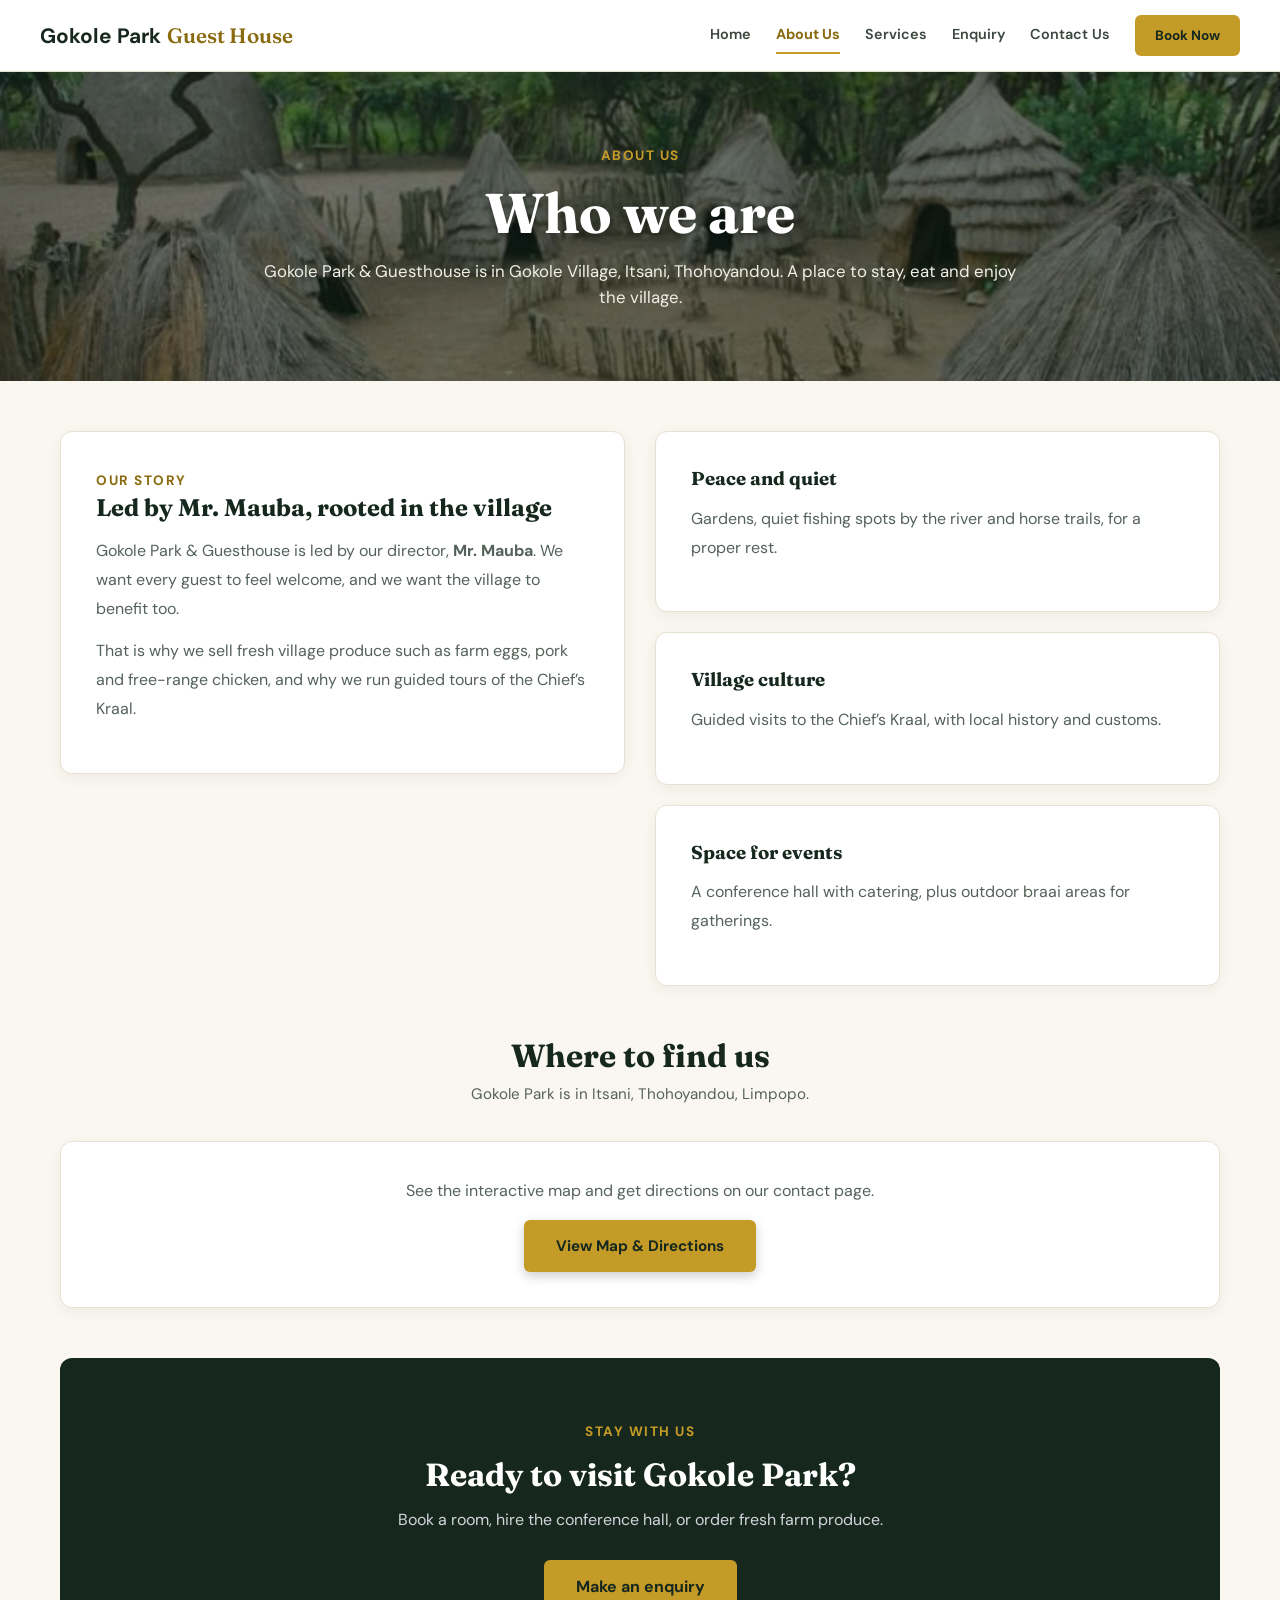
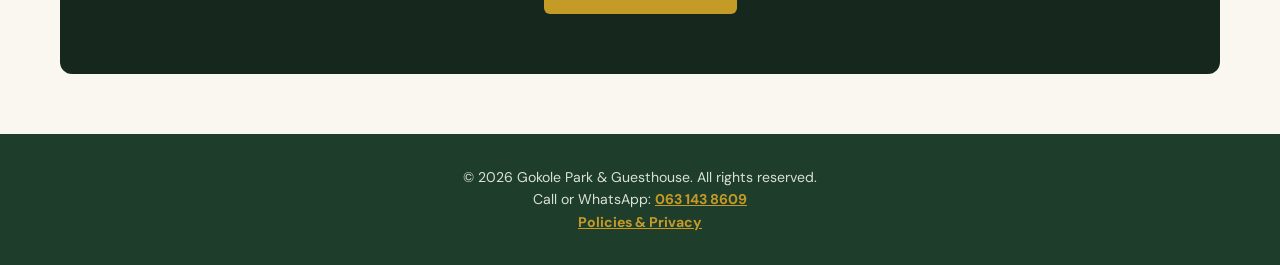
<file: about.html>
<!DOCTYPE html>
<html lang="en">
<head>
    <meta charset="UTF-8">
    <meta name="viewport" content="width=device-width, initial-scale=1.0">
    <title>About Us | Gokole Park &amp; Guesthouse, Limpopo</title>
    <meta name="description" content="Learn about Gokole Park &amp; Guesthouse in Limpopo: our story under Mr. Mauba, our community roots, Chief's Kraal tours, fresh farm produce and conference facilities.">
    <meta name="keywords" content="about Gokole Park, Mr. Mauba, guesthouse story, Gokole Village, Chief's Kraal, Limpopo hospitality, Thohoyandou">
    <meta name="author" content="Gokole Park &amp; Guesthouse">
    <link rel="stylesheet" href="style.css">
    <script src="script.js" defer></script>
</head>
<body>
    <a href="#main" class="skip-link">Skip to main content</a>

    <!-- NAVIGATION -->
    <header class="navbar">
        <a href="index.html" class="logo">
            <span class="logo-bold">Gokole Park</span>
            <span class="logo-elegant">Guest House</span>
        </a>

        <button class="nav-toggle" type="button" aria-label="Open menu" aria-controls="site-nav" aria-expanded="false">&#9776;</button>

        <nav class="site-nav" id="site-nav" aria-label="Main navigation">
            <ul class="nav-links">
                <li><a href="index.html">Home</a></li>
                <li><a href="about.html" class="active" aria-current="page">About Us</a></li>
                <li><a href="services.html">Services</a></li>
                <li><a href="enquiry.html">Enquiry</a></li>
                <li><a href="contact.html">Contact Us</a></li>
            </ul>
            <a href="enquiry.html" class="nav-book-btn">Book Now</a>
        </nav>
    </header>

    <main id="main">

        <!-- PAGE BANNER -->
        <section class="page-banner page-banner--about">
            <div class="page-banner-content">
                <span class="sub-title">About us</span>
                <h1>Who we are</h1>
                <p>Gokole Park &amp; Guesthouse is in Gokole Village, Itsani, Thohoyandou. A place to stay, eat and enjoy the village.</p>
            </div>
        </section>

        <!-- STORY AND PILLARS -->
        <section class="showcase-container" aria-labelledby="story-heading">
            <div class="panel-grid">

                <div class="panel">
                    <span class="sub-title">Our story</span>
                    <h2 id="story-heading">Led by Mr. Mauba, rooted in the village</h2>
                    <p>
                        Gokole Park &amp; Guesthouse is led by our director, <strong>Mr. Mauba</strong>. We want every guest to feel welcome, and we want the village to benefit too.
                    </p>
                    <p>
                        That is why we sell fresh village produce such as farm eggs, pork and free-range chicken, and why we run guided tours of the Chief&rsquo;s Kraal.
                    </p>
                </div>

                <div class="stack">
                    <div class="panel">
                        <h3>Peace and quiet</h3>
                        <p>Gardens, quiet fishing spots by the river and horse trails, for a proper rest.</p>
                    </div>

                    <div class="panel">
                        <h3>Village culture</h3>
                        <p>Guided visits to the Chief&rsquo;s Kraal, with local history and customs.</p>
                    </div>

                    <div class="panel">
                        <h3>Space for events</h3>
                        <p>A conference hall with catering, plus outdoor braai areas for gatherings.</p>
                    </div>
                </div>

            </div>
        </section>

        <!-- LOCATION -->
        <section class="showcase-container" aria-labelledby="find-heading">
            <div class="section-title">
                <h2 id="find-heading">Where to find us</h2>
                <p>Gokole Park is in Itsani, Thohoyandou, Limpopo.</p>
            </div>

            <div class="panel map-actions">
                <p>See the interactive map and get directions on our contact page.</p>
                <a href="contact.html#map" class="hero-btn">View Map &amp; Directions</a>
            </div>
        </section>

        <!-- CALL TO ACTION -->
        <section class="showcase-container">
            <div class="launch-card">
                <span class="launch-tag">Stay with us</span>
                <h2>Ready to visit Gokole Park?</h2>
                <p>Book a room, hire the conference hall, or order fresh farm produce.</p>
                <a href="enquiry.html" class="launch-btn">Make an enquiry</a>
            </div>
        </section>

    </main>

    <!-- FOOTER -->
    <footer class="site-footer">
        <p>&copy; 2026 Gokole Park &amp; Guesthouse. All rights reserved.</p>
        <p>Call or WhatsApp: <a href="tel:+27631438609">063 143 8609</a></p>
        <p><a href="policies.html">Policies &amp; Privacy</a></p>
    </footer>

</body>
</html>
</file>
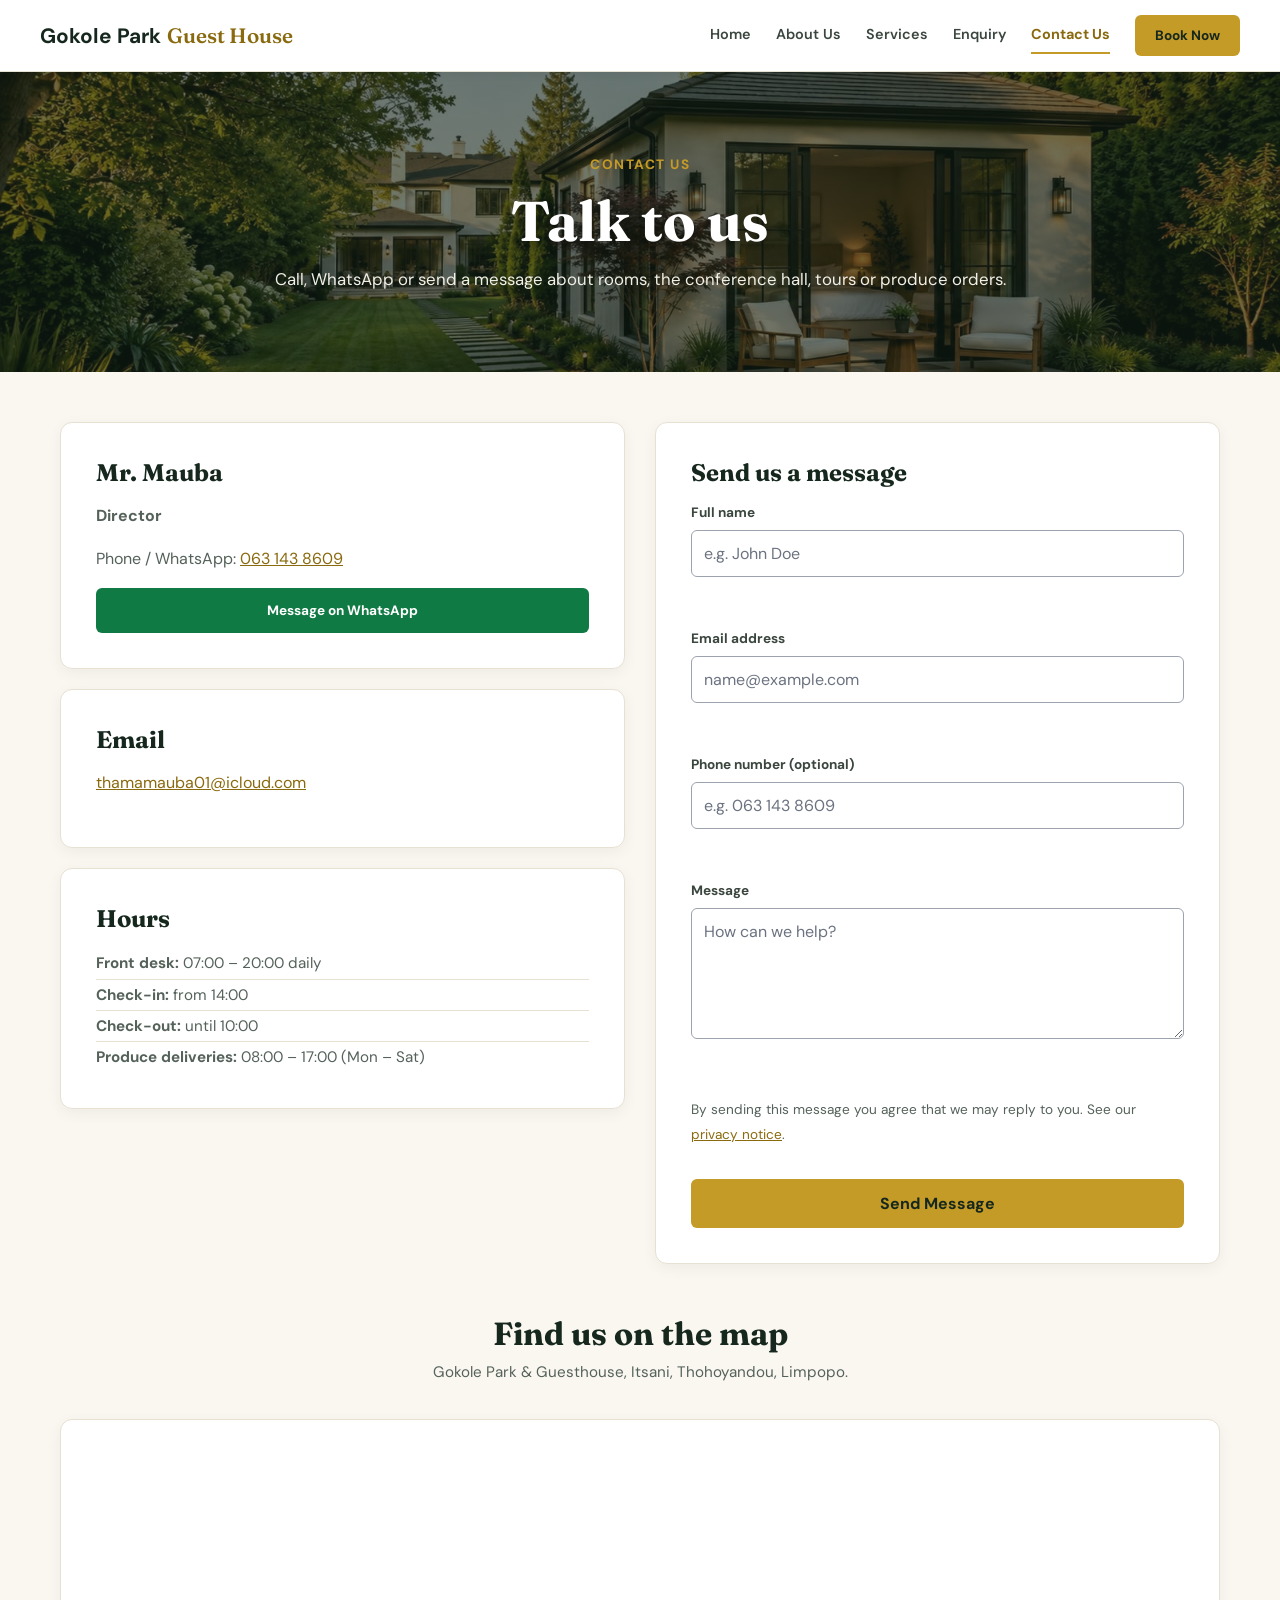
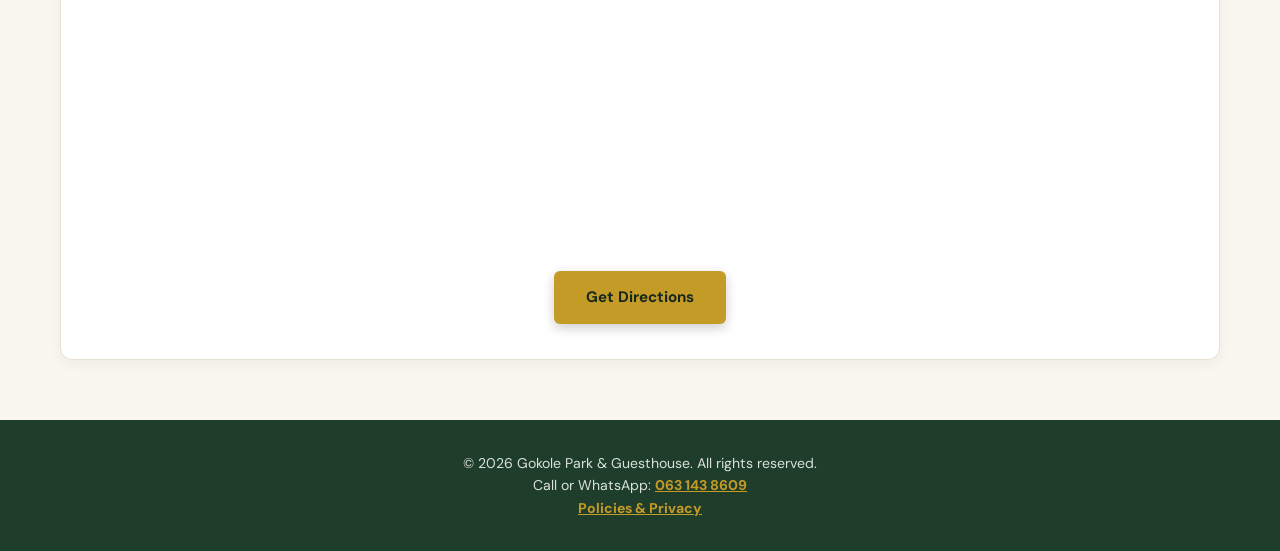
<file: contact.html>
<!DOCTYPE html>
<html lang="en">
<head>
    <meta charset="UTF-8">
    <meta name="viewport" content="width=device-width, initial-scale=1.0">
    <title>Contact Us | Gokole Park &amp; Guesthouse, Thohoyandou</title>
    <meta name="description" content="Contact Gokole Park &amp; Guesthouse in Itsani, Thohoyandou. Call or WhatsApp 063 143 8609, send us a message, check our hours, and get map directions.">
    <meta name="keywords" content="contact Gokole Park, guesthouse phone, WhatsApp booking, Itsani, Thohoyandou, Limpopo, directions, Mr. Mauba">
    <meta name="author" content="Gokole Park &amp; Guesthouse">
    <link rel="stylesheet" href="style.css">
    <script src="script.js" defer></script>
</head>
<body>
    <a href="#main" class="skip-link">Skip to main content</a>

    <!-- NAVIGATION -->
    <header class="navbar">
        <a href="index.html" class="logo">
            <span class="logo-bold">Gokole Park</span>
            <span class="logo-elegant">Guest House</span>
        </a>

        <button class="nav-toggle" type="button" aria-label="Open menu" aria-controls="site-nav" aria-expanded="false">&#9776;</button>

        <nav class="site-nav" id="site-nav" aria-label="Main navigation">
            <ul class="nav-links">
                <li><a href="index.html">Home</a></li>
                <li><a href="about.html">About Us</a></li>
                <li><a href="services.html">Services</a></li>
                <li><a href="enquiry.html">Enquiry</a></li>
                <li><a href="contact.html" class="active" aria-current="page">Contact Us</a></li>
            </ul>
            <a href="enquiry.html" class="nav-book-btn">Book Now</a>
        </nav>
    </header>

    <main id="main">

        <!-- PAGE BANNER -->
        <section class="page-banner page-banner--contact">
            <div class="page-banner-content">
                <span class="sub-title">Contact us</span>
                <h1>Talk to us</h1>
                <p>Call, WhatsApp or send a message about rooms, the conference hall, tours or produce orders.</p>
            </div>
        </section>

        <!-- DETAILS AND FORM -->
        <section class="showcase-container" aria-label="Contact details and message form">
            <div class="panel-grid">

                <!-- Contact details -->
                <div class="stack">
                    <div class="panel">
                        <h2>Mr. Mauba</h2>
                        <p><strong>Director</strong></p>
                        <p>Phone / WhatsApp: <a href="tel:+27631438609">063 143 8609</a></p>
                        <a href="https://wa.me/27631438609?text=Hi%20Mr.%20Mauba,%20I%20have%20an%20enquiry%20about%20Gokole%20Park." class="card-btn whatsapp" target="_blank" rel="noopener">Message on WhatsApp</a>
                    </div>

                    <div class="panel">
                        <h2>Email</h2>
                        <p><a href="mailto:thamamauba01@icloud.com">thamamauba01@icloud.com</a></p>
                    </div>

                    <div class="panel">
                        <h2>Hours</h2>
                        <ul class="info-list">
                            <li><strong>Front desk:</strong> 07:00 &ndash; 20:00 daily</li>
                            <li><strong>Check-in:</strong> from 14:00</li>
                            <li><strong>Check-out:</strong> until 10:00</li>
                            <li><strong>Produce deliveries:</strong> 08:00 &ndash; 17:00 (Mon &ndash; Sat)</li>
                        </ul>
                    </div>
                </div>

                <!-- Contact form -->
                <div class="panel">
                    <h2>Send us a message</h2>
                    <form class="form" id="contact-form" name="contact" method="POST" data-netlify="true" netlify-honeypot="bot-field" novalidate>
                        <input type="hidden" name="form-name" value="contact">

                        <div class="form-group">
                            <label for="contact-name">Full name</label>
                            <input type="text" id="contact-name" name="name" placeholder="e.g. John Doe" autocomplete="name" required minlength="2" aria-describedby="contact-name-error">
                            <p class="error-message" id="contact-name-error"></p>
                        </div>

                        <div class="form-group">
                            <label for="contact-email">Email address</label>
                            <input type="email" id="contact-email" name="email" placeholder="name@example.com" autocomplete="email" required aria-describedby="contact-email-error">
                            <p class="error-message" id="contact-email-error"></p>
                        </div>

                        <div class="form-group">
                            <label for="contact-phone">Phone number (optional)</label>
                            <input type="tel" id="contact-phone" name="phone" placeholder="e.g. 063 143 8609" autocomplete="tel" pattern="[0-9 +()\-]{10,15}" aria-describedby="contact-phone-error">
                            <p class="error-message" id="contact-phone-error"></p>
                        </div>

                        <div class="form-group">
                            <label for="contact-message">Message</label>
                            <textarea id="contact-message" name="message" rows="5" placeholder="How can we help?" required minlength="10" aria-describedby="contact-message-error"></textarea>
                            <p class="error-message" id="contact-message-error"></p>
                        </div>

                        <!-- Spam trap: real visitors never see or fill this -->
                        <p hidden><label>Leave this empty: <input type="text" name="bot-field" tabindex="-1" autocomplete="off"></label></p>

                        <p class="form-note">By sending this message you agree that we may reply to you. See our <a href="policies.html#privacy">privacy notice</a>.</p>

                        <p class="form-status" id="contact-status" role="status" aria-live="polite"></p>

                        <button type="submit" class="form-btn">Send Message</button>
                    </form>
                </div>

            </div>
        </section>

        <!-- MAP -->
        <section class="showcase-container" id="map" aria-labelledby="map-heading">
            <div class="section-title">
                <h2 id="map-heading">Find us on the map</h2>
                <p>Gokole Park &amp; Guesthouse, Itsani, Thohoyandou, Limpopo.</p>
            </div>

            <div class="panel">
                <div class="map-frame">
                    <iframe
                        title="Map showing the location of Gokole Park and Guesthouse in Itsani, Thohoyandou"
                        src="https://www.google.com/maps?q=-23.01148,30.40469&amp;z=15&amp;output=embed"
                        loading="lazy"
                        allowfullscreen
                        referrerpolicy="no-referrer-when-downgrade"></iframe>
                </div>
                <div class="map-actions">
                    <a href="https://www.google.com/maps/dir/?api=1&amp;destination=-23.01148,30.40469" class="hero-btn" target="_blank" rel="noopener">Get Directions</a>
                </div>
            </div>
        </section>

    </main>

    <!-- FOOTER -->
    <footer class="site-footer">
        <p>&copy; 2026 Gokole Park &amp; Guesthouse. All rights reserved.</p>
        <p>Call or WhatsApp: <a href="tel:+27631438609">063 143 8609</a></p>
        <p><a href="policies.html">Policies &amp; Privacy</a></p>
    </footer>

</body>
</html>
</file>
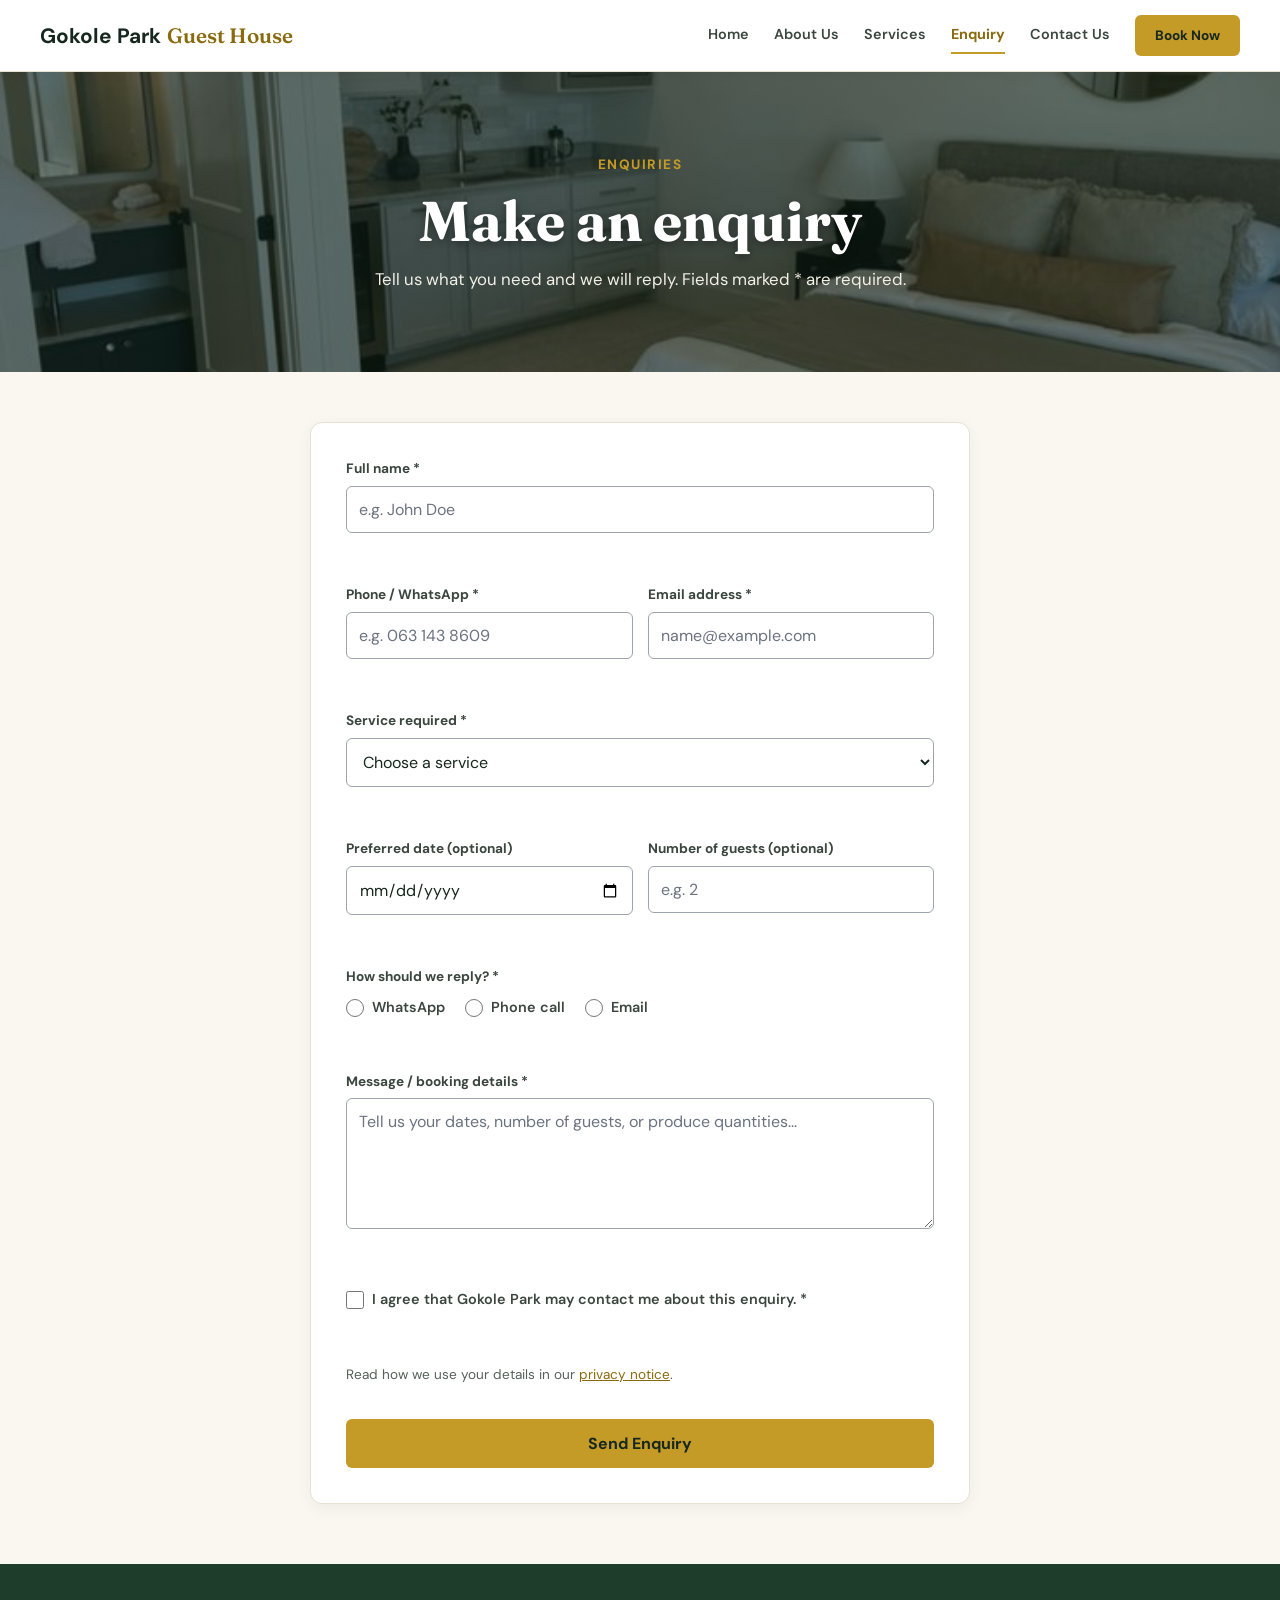
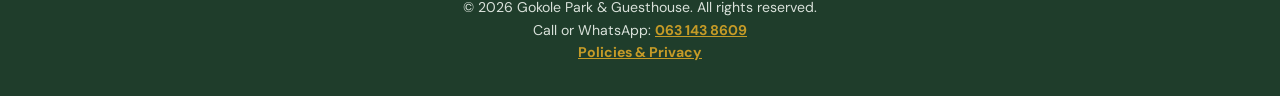
<file: enquiry.html>
<!DOCTYPE html>
<html lang="en">
<head>
    <meta charset="UTF-8">
    <meta name="viewport" content="width=device-width, initial-scale=1.0">
    <title>Make an Enquiry | Gokole Park &amp; Guesthouse</title>
    <meta name="description" content="Send an enquiry to Gokole Park &amp; Guesthouse to book a room, hire the conference hall, arrange a village tour, or order fresh farm produce in Limpopo.">
    <meta name="keywords" content="guesthouse booking, room reservation, conference hall booking, tour booking, farm produce order, enquiry form, Gokole Park, Limpopo">
    <meta name="author" content="Gokole Park &amp; Guesthouse">
    <link rel="stylesheet" href="style.css">
    <script src="script.js" defer></script>
</head>
<body>
    <a href="#main" class="skip-link">Skip to main content</a>

    <!-- NAVIGATION -->
    <header class="navbar">
        <a href="index.html" class="logo">
            <span class="logo-bold">Gokole Park</span>
            <span class="logo-elegant">Guest House</span>
        </a>

        <button class="nav-toggle" type="button" aria-label="Open menu" aria-controls="site-nav" aria-expanded="false">&#9776;</button>

        <nav class="site-nav" id="site-nav" aria-label="Main navigation">
            <ul class="nav-links">
                <li><a href="index.html">Home</a></li>
                <li><a href="about.html">About Us</a></li>
                <li><a href="services.html">Services</a></li>
                <li><a href="enquiry.html" class="active" aria-current="page">Enquiry</a></li>
                <li><a href="contact.html">Contact Us</a></li>
            </ul>
            <a href="enquiry.html" class="nav-book-btn">Book Now</a>
        </nav>
    </header>

    <main id="main">

        <!-- PAGE BANNER -->
        <section class="page-banner page-banner--enquiry">
            <div class="page-banner-content">
                <span class="sub-title">Enquiries</span>
                <h1>Make an enquiry</h1>
                <p>Tell us what you need and we will reply. Fields marked * are required.</p>
            </div>
        </section>

        <!-- ENQUIRY FORM -->
        <section class="showcase-container form-container" aria-label="Enquiry form">
            <div class="panel">
                <form class="form" id="enquiry-form" name="enquiry" method="POST" data-netlify="true" netlify-honeypot="bot-field" novalidate>
                    <input type="hidden" name="form-name" value="enquiry">

                    <div class="form-group">
                        <label for="enquiry-name">Full name *</label>
                        <input type="text" id="enquiry-name" name="name" placeholder="e.g. John Doe" autocomplete="name" required minlength="2" aria-describedby="enquiry-name-error">
                        <p class="error-message" id="enquiry-name-error"></p>
                    </div>

                    <div class="form-row">
                        <div class="form-group">
                            <label for="enquiry-phone">Phone / WhatsApp *</label>
                            <input type="tel" id="enquiry-phone" name="phone" placeholder="e.g. 063 143 8609" autocomplete="tel" required pattern="[0-9 +()\-]{10,15}" aria-describedby="enquiry-phone-error">
                            <p class="error-message" id="enquiry-phone-error"></p>
                        </div>

                        <div class="form-group">
                            <label for="enquiry-email">Email address *</label>
                            <input type="email" id="enquiry-email" name="email" placeholder="name@example.com" autocomplete="email" required aria-describedby="enquiry-email-error">
                            <p class="error-message" id="enquiry-email-error"></p>
                        </div>
                    </div>

                    <div class="form-group">
                        <label for="enquiry-service">Service required *</label>
                        <select id="enquiry-service" name="service" required aria-describedby="enquiry-service-error">
                            <option value="">Choose a service</option>
                            <option>Room accommodation</option>
                            <option>Farm produce order (eggs, pork, chicken)</option>
                            <option>Conference hall booking</option>
                            <option>Chief&rsquo;s Kraal / village tour</option>
                            <option>Horse riding / fishing</option>
                            <option>General enquiry</option>
                        </select>
                        <p class="error-message" id="enquiry-service-error"></p>
                    </div>

                    <div class="form-row">
                        <div class="form-group">
                            <label for="enquiry-date">Preferred date (optional)</label>
                            <input type="date" id="enquiry-date" name="preferred_date" aria-describedby="enquiry-date-error">
                            <p class="error-message" id="enquiry-date-error"></p>
                        </div>

                        <div class="form-group">
                            <label for="enquiry-guests">Number of guests (optional)</label>
                            <input type="number" id="enquiry-guests" name="guests" min="1" max="200" placeholder="e.g. 2" aria-describedby="enquiry-guests-error">
                            <p class="error-message" id="enquiry-guests-error"></p>
                        </div>
                    </div>

                    <fieldset class="form-fieldset form-group" aria-describedby="enquiry-method-error">
                        <legend>How should we reply? *</legend>
                        <div class="form-options">
                            <label><input type="radio" name="contact_method" value="WhatsApp" required> WhatsApp</label>
                            <label><input type="radio" name="contact_method" value="Phone call"> Phone call</label>
                            <label><input type="radio" name="contact_method" value="Email"> Email</label>
                        </div>
                        <p class="error-message" id="enquiry-method-error"></p>
                    </fieldset>

                    <div class="form-group">
                        <label for="enquiry-message">Message / booking details *</label>
                        <textarea id="enquiry-message" name="message" rows="5" placeholder="Tell us your dates, number of guests, or produce quantities..." required minlength="10" aria-describedby="enquiry-message-error"></textarea>
                        <p class="error-message" id="enquiry-message-error"></p>
                    </div>

                    <div class="form-group form-check">
                        <label><input type="checkbox" id="enquiry-consent" name="consent" value="yes" required aria-describedby="enquiry-consent-error"> I agree that Gokole Park may contact me about this enquiry. *</label>
                        <p class="error-message" id="enquiry-consent-error"></p>
                    </div>

                    <p class="form-note">Read how we use your details in our <a href="policies.html#privacy">privacy notice</a>.</p>

                    <!-- Spam trap: real visitors never see or fill this -->
                    <p hidden><label>Leave this empty: <input type="text" name="bot-field" tabindex="-1" autocomplete="off"></label></p>

                    <p class="form-status" id="enquiry-status" role="status" aria-live="polite"></p>

                    <button type="submit" class="form-btn">Send Enquiry</button>
                </form>
            </div>
        </section>

    </main>

    <!-- FOOTER -->
    <footer class="site-footer">
        <p>&copy; 2026 Gokole Park &amp; Guesthouse. All rights reserved.</p>
        <p>Call or WhatsApp: <a href="tel:+27631438609">063 143 8609</a></p>
        <p><a href="policies.html">Policies &amp; Privacy</a></p>
    </footer>

</body>
</html>
</file>
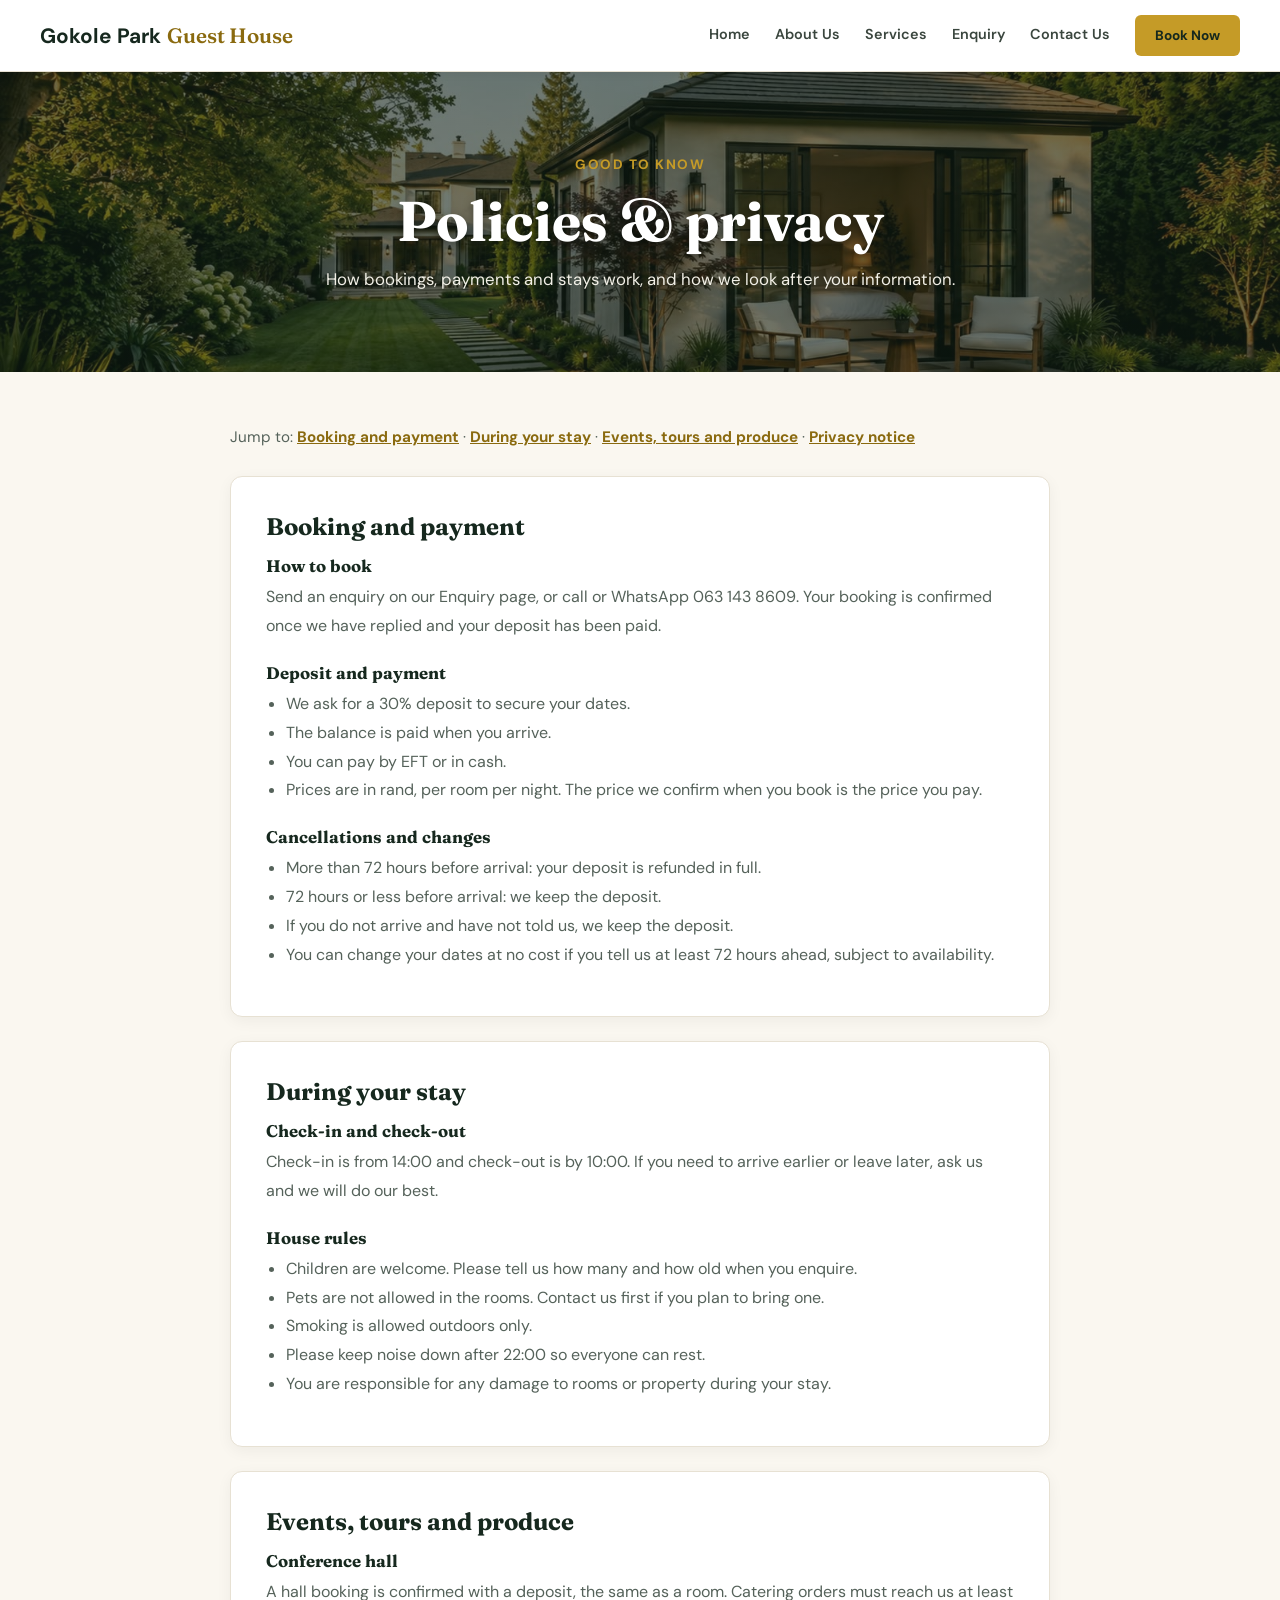
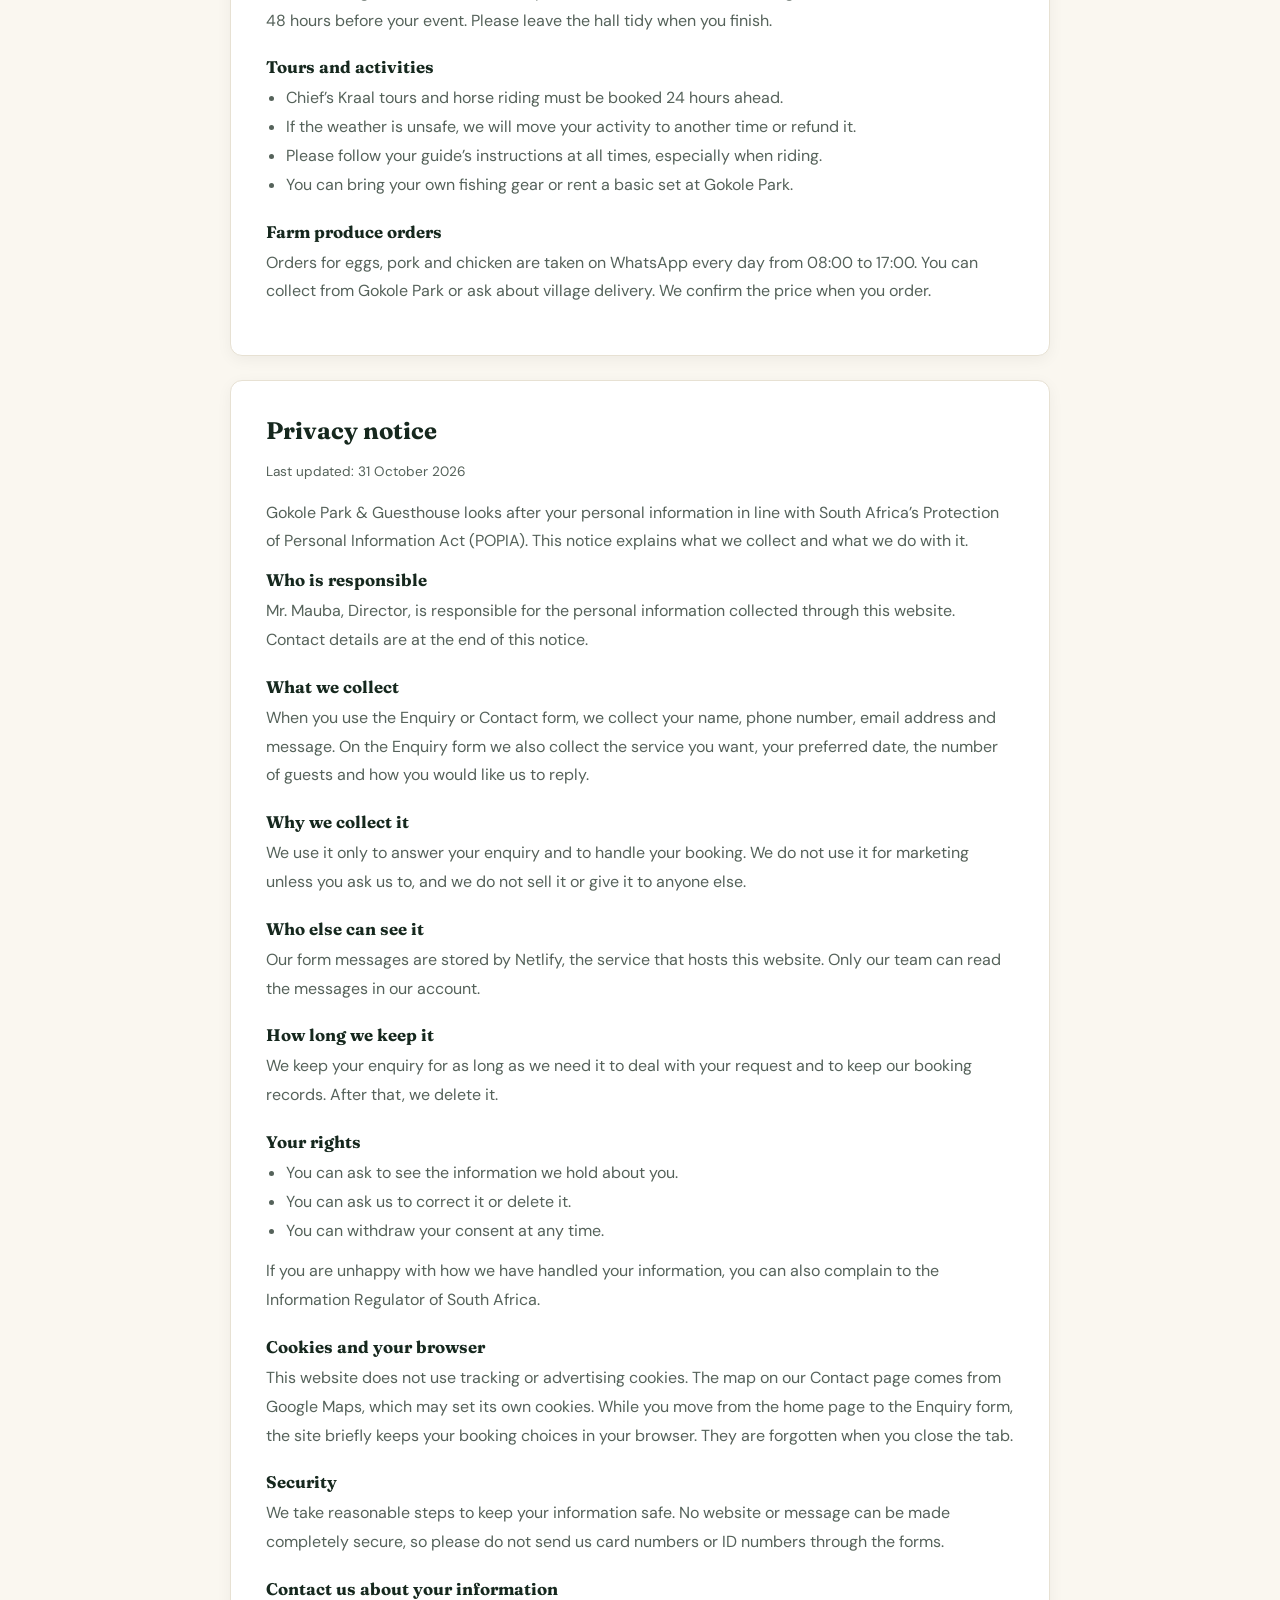
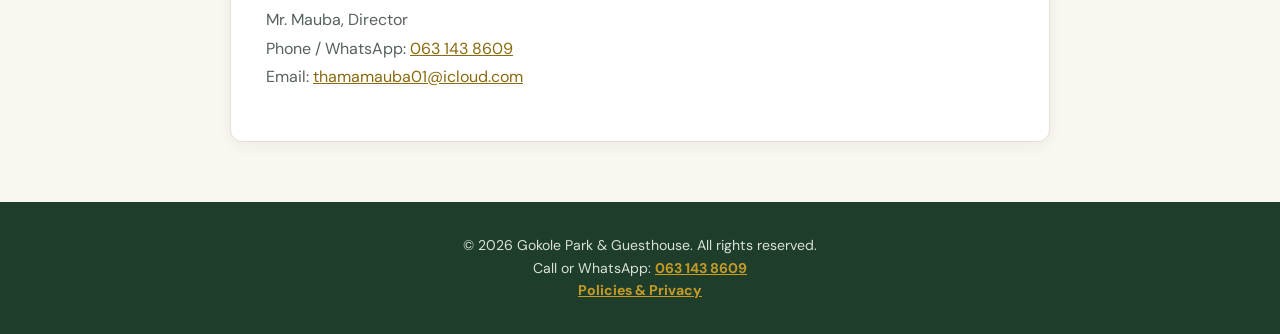
<file: policies.html>
<!DOCTYPE html>
<html lang="en">
<head>
    <meta charset="UTF-8">
    <meta name="viewport" content="width=device-width, initial-scale=1.0">
    <title>Policies &amp; Privacy | Gokole Park &amp; Guesthouse</title>
    <meta name="description" content="Booking, payment, cancellation and house policies for Gokole Park &amp; Guesthouse, plus our privacy notice explaining how we handle your personal information.">
    <meta name="keywords" content="guesthouse policies, cancellation policy, booking terms, check-in time, privacy notice, POPIA, Gokole Park">
    <meta name="author" content="Gokole Park &amp; Guesthouse">
    <link rel="stylesheet" href="style.css">
    <script src="script.js" defer></script>
</head>
<body>
    <a href="#main" class="skip-link">Skip to main content</a>

    <!-- NAVIGATION -->
    <header class="navbar">
        <a href="index.html" class="logo">
            <span class="logo-bold">Gokole Park</span>
            <span class="logo-elegant">Guest House</span>
        </a>

        <button class="nav-toggle" type="button" aria-label="Open menu" aria-controls="site-nav" aria-expanded="false">&#9776;</button>

        <nav class="site-nav" id="site-nav" aria-label="Main navigation">
            <ul class="nav-links">
                <li><a href="index.html">Home</a></li>
                <li><a href="about.html">About Us</a></li>
                <li><a href="services.html">Services</a></li>
                <li><a href="enquiry.html">Enquiry</a></li>
                <li><a href="contact.html">Contact Us</a></li>
            </ul>
            <a href="enquiry.html" class="nav-book-btn">Book Now</a>
        </nav>
    </header>

    <main id="main">

        <!-- PAGE BANNER -->
        <section class="page-banner page-banner--policies">
            <div class="page-banner-content">
                <span class="sub-title">Good to know</span>
                <h1>Policies &amp; privacy</h1>
                <p>How bookings, payments and stays work, and how we look after your information.</p>
            </div>
        </section>

        <section class="showcase-container policy-wrap">

            <p class="policy-jump">Jump to:
                <a href="#booking">Booking and payment</a> &middot;
                <a href="#stay">During your stay</a> &middot;
                <a href="#activities">Events, tours and produce</a> &middot;
                <a href="#privacy">Privacy notice</a>
            </p>

            <!-- BOOKING AND PAYMENT -->
            <div class="panel policy" id="booking">
                <h2>Booking and payment</h2>

                <h3>How to book</h3>
                <p>Send an enquiry on our Enquiry page, or call or WhatsApp 063 143 8609. Your booking is confirmed once we have replied and your deposit has been paid.</p>

                <h3>Deposit and payment</h3>
                <ul class="policy-list">
                    <li>We ask for a 30% deposit to secure your dates.</li>
                    <li>The balance is paid when you arrive.</li>
                    <li>You can pay by EFT or in cash.</li>
                    <li>Prices are in rand, per room per night. The price we confirm when you book is the price you pay.</li>
                </ul>

                <h3>Cancellations and changes</h3>
                <ul class="policy-list">
                    <li>More than 72 hours before arrival: your deposit is refunded in full.</li>
                    <li>72 hours or less before arrival: we keep the deposit.</li>
                    <li>If you do not arrive and have not told us, we keep the deposit.</li>
                    <li>You can change your dates at no cost if you tell us at least 72 hours ahead, subject to availability.</li>
                </ul>
            </div>

            <!-- DURING YOUR STAY -->
            <div class="panel policy" id="stay">
                <h2>During your stay</h2>

                <h3>Check-in and check-out</h3>
                <p>Check-in is from 14:00 and check-out is by 10:00. If you need to arrive earlier or leave later, ask us and we will do our best.</p>

                <h3>House rules</h3>
                <ul class="policy-list">
                    <li>Children are welcome. Please tell us how many and how old when you enquire.</li>
                    <li>Pets are not allowed in the rooms. Contact us first if you plan to bring one.</li>
                    <li>Smoking is allowed outdoors only.</li>
                    <li>Please keep noise down after 22:00 so everyone can rest.</li>
                    <li>You are responsible for any damage to rooms or property during your stay.</li>
                </ul>
            </div>

            <!-- EVENTS, TOURS AND PRODUCE -->
            <div class="panel policy" id="activities">
                <h2>Events, tours and produce</h2>

                <h3>Conference hall</h3>
                <p>A hall booking is confirmed with a deposit, the same as a room. Catering orders must reach us at least 48 hours before your event. Please leave the hall tidy when you finish.</p>

                <h3>Tours and activities</h3>
                <ul class="policy-list">
                    <li>Chief&rsquo;s Kraal tours and horse riding must be booked 24 hours ahead.</li>
                    <li>If the weather is unsafe, we will move your activity to another time or refund it.</li>
                    <li>Please follow your guide&rsquo;s instructions at all times, especially when riding.</li>
                    <li>You can bring your own fishing gear or rent a basic set at Gokole Park.</li>
                </ul>

                <h3>Farm produce orders</h3>
                <p>Orders for eggs, pork and chicken are taken on WhatsApp every day from 08:00 to 17:00. You can collect from Gokole Park or ask about village delivery. We confirm the price when you order.</p>
            </div>

            <!-- PRIVACY NOTICE -->
            <div class="panel policy" id="privacy">
                <h2>Privacy notice</h2>
                <p class="updated">Last updated: 31 October 2026</p>
                <p>Gokole Park &amp; Guesthouse looks after your personal information in line with South Africa&rsquo;s Protection of Personal Information Act (POPIA). This notice explains what we collect and what we do with it.</p>

                <h3>Who is responsible</h3>
                <p>Mr. Mauba, Director, is responsible for the personal information collected through this website. Contact details are at the end of this notice.</p>

                <h3>What we collect</h3>
                <p>When you use the Enquiry or Contact form, we collect your name, phone number, email address and message. On the Enquiry form we also collect the service you want, your preferred date, the number of guests and how you would like us to reply.</p>

                <h3>Why we collect it</h3>
                <p>We use it only to answer your enquiry and to handle your booking. We do not use it for marketing unless you ask us to, and we do not sell it or give it to anyone else.</p>

                <h3>Who else can see it</h3>
                <p>Our form messages are stored by Netlify, the service that hosts this website. Only our team can read the messages in our account.</p>

                <h3>How long we keep it</h3>
                <p>We keep your enquiry for as long as we need it to deal with your request and to keep our booking records. After that, we delete it.</p>

                <h3>Your rights</h3>
                <ul class="policy-list">
                    <li>You can ask to see the information we hold about you.</li>
                    <li>You can ask us to correct it or delete it.</li>
                    <li>You can withdraw your consent at any time.</li>
                </ul>
                <p>If you are unhappy with how we have handled your information, you can also complain to the Information Regulator of South Africa.</p>

                <h3>Cookies and your browser</h3>
                <p>This website does not use tracking or advertising cookies. The map on our Contact page comes from Google Maps, which may set its own cookies. While you move from the home page to the Enquiry form, the site briefly keeps your booking choices in your browser. They are forgotten when you close the tab.</p>

                <h3>Security</h3>
                <p>We take reasonable steps to keep your information safe. No website or message can be made completely secure, so please do not send us card numbers or ID numbers through the forms.</p>

                <h3>Contact us about your information</h3>
                <p>
                    Mr. Mauba, Director<br>
                    Phone / WhatsApp: <a href="tel:+27631438609">063 143 8609</a><br>
                    Email: <a href="mailto:thamamauba01@icloud.com">thamamauba01@icloud.com</a>
                </p>
            </div>

        </section>

    </main>

    <!-- FOOTER -->
    <footer class="site-footer">
        <p>&copy; 2026 Gokole Park &amp; Guesthouse. All rights reserved.</p>
        <p>Call or WhatsApp: <a href="tel:+27631438609">063 143 8609</a></p>
        <p><a href="policies.html">Policies &amp; Privacy</a></p>
    </footer>

</body>
</html>
</file>
<file: style.css>
/* =====================================================
   GOKOLE PARK & GUESTHOUSE - SHARED STYLESHEET
   One file, used by every page.
   Sections:
   1. Design tokens (colours, fonts, sizes)
   2. Reset and base styles
   3. Navigation
   4. Buttons
   5. Hero and page intro
   6. Cards, grids and sections
   7. Panels, forms and map
   8. Interactive features (lightbox, filter, toast)
   9. Footer
   10. Media queries (tablet and mobile)
   ===================================================== */

@import url('https://fonts.googleapis.com/css2?family=DM+Sans:wght@400;500;700&family=Fraunces:opsz,wght@9..144,500;9..144,600&display=swap');

/* ---------- 1. DESIGN TOKENS ---------- */
:root {
    /* Colours */
    --gold: #c59b27;
    --gold-dark: #a8821f;
    --gold-text: #8a6a0f;      /* darker gold for text on light backgrounds (readable) */
    --green: #1f3d2b;          /* forest green for strips and footer */
    --ink: #16281e;
    --text: #3a463e;
    --muted: #55625a;
    --line: #e7e1d3;
    --bg: #faf7f0;
    --white: #ffffff;
    --whatsapp: #0f7a43;
    --error: #b91c1c;
    --success: #15803d;

    /* Fonts */
    --font-body: 'DM Sans', Arial, sans-serif;
    --font-display: 'Fraunces', Georgia, serif;

    /* Type scale (overridden in the media queries at the bottom) */
    --fs-h1: 3.5rem;
    --fs-h2: 2rem;
    --fs-h2-large: 2.4rem;
    --fs-h3: 1.1rem;
    --fs-body: 1rem;
    --fs-small: 0.88rem;

    /* Layout */
    --nav-height: 72px;
    --radius: 12px;
    --radius-small: 6px;
    --page-width: 1200px;
    --shadow: 0 4px 15px rgba(0, 0, 0, 0.05);
}

/* ---------- 2. RESET AND BASE ---------- */
*,
*::before,
*::after {
    box-sizing: border-box;
    margin: 0;
    padding: 0;
}

html {
    scroll-behavior: smooth;
    scroll-padding-top: var(--nav-height);
}

body {
    font-family: var(--font-body);
    font-size: var(--fs-body);
    line-height: 1.6;
    background-color: var(--bg);
    color: var(--ink);
    padding-top: var(--nav-height); /* space for the fixed navbar */
}

img {
    display: block;
    max-width: 100%;
    height: auto;
}

h1, h2, h3, h4 {
    line-height: 1.25;
    color: var(--ink);
}

a {
    color: var(--gold-text);
}

a:hover {
    color: var(--gold-dark);
}

/* Visible keyboard focus on everything clickable */
a:focus-visible,
button:focus-visible,
input:focus-visible,
select:focus-visible,
textarea:focus-visible {
    outline: 3px solid var(--gold);
    outline-offset: 2px;
}

.skip-link {
    position: absolute;
    left: 10px;
    top: -60px;
    background: var(--ink);
    color: var(--white);
    padding: 10px 16px;
    border-radius: var(--radius-small);
    z-index: 5000;
}

.skip-link:focus {
    top: 10px;
    color: var(--white);
}

/* ---------- 3. NAVIGATION ---------- */
.navbar {
    position: fixed;
    top: 0;
    left: 0;
    width: 100%;
    height: var(--nav-height);
    z-index: 1000;
    display: flex;
    justify-content: space-between;
    align-items: center;
    padding: 0 40px;
    background-color: var(--white);
    border-bottom: 1px solid var(--line);
    box-shadow: 0 2px 10px rgba(0, 0, 0, 0.05);
}

.logo {
    display: flex;
    gap: 6px;
    font-size: 1.3rem;
    text-decoration: none;
}

.logo-bold {
    font-weight: 700;
    color: var(--ink);
}

.logo-elegant {
    font-family: var(--font-display);
    font-weight: 600;
    color: var(--gold-text);
}

.site-nav {
    display: flex;
    align-items: center;
    gap: 25px;
}

.nav-links {
    list-style: none;
    display: flex;
    gap: 25px;
}

.nav-links a {
    display: inline-block;
    padding: 6px 0;
    color: var(--text);
    text-decoration: none;
    font-weight: 600;
    font-size: 0.9rem;
    border-bottom: 2px solid transparent;
    transition: color 0.2s ease, border-color 0.2s ease;
}

.nav-links a:hover,
.nav-links a:focus-visible {
    color: var(--gold-text);
    border-bottom-color: var(--gold);
}

.nav-links a:active {
    color: var(--gold-dark);
}

.nav-links a.active {
    color: var(--gold-text);
    font-weight: 700;
    border-bottom-color: var(--gold);
}

/* Hamburger button: hidden on desktop, shown on tablet and mobile */
.nav-toggle {
    display: none;
    background: none;
    border: 1px solid var(--line);
    border-radius: var(--radius-small);
    padding: 8px 12px;
    font-size: 1.4rem;
    line-height: 1;
    color: var(--ink);
    cursor: pointer;
}

.nav-toggle:hover {
    background-color: var(--bg);
}

.nav-toggle:active {
    background-color: var(--line);
}

/* ---------- 4. BUTTONS ---------- */
.nav-book-btn,
.hero-btn,
.card-btn,
.launch-btn,
.form-btn {
    display: inline-block;
    text-align: center;
    text-decoration: none;
    font-family: var(--font-body);
    font-weight: 700;
    border: none;
    border-radius: var(--radius-small);
    cursor: pointer;
    transition: background-color 0.25s ease, transform 0.15s ease, box-shadow 0.25s ease;
}

/* Gold buttons */
.nav-book-btn,
.hero-btn,
.form-btn {
    background-color: var(--gold);
    color: var(--ink);
}

.nav-book-btn:hover,
.hero-btn:hover,
.form-btn:hover {
    background-color: var(--gold-dark);
    color: var(--white);
}

.nav-book-btn:active,
.hero-btn:active,
.form-btn:active,
.card-btn:active,
.launch-btn:active {
    transform: translateY(1px);
}

.nav-book-btn {
    padding: 10px 20px;
    font-size: 0.85rem;
}

.hero-btn {
    padding: 14px 32px;
    font-size: 0.95rem;
    box-shadow: 0 4px 12px rgba(0, 0, 0, 0.2);
}

/* Dark card buttons */
.card-btn {
    display: block;
    padding: 12px;
    background-color: var(--ink);
    color: var(--white);
    font-size: 0.85rem;
}

.card-btn:hover {
    background-color: var(--gold);
    color: var(--ink);
}

/* WhatsApp variant (replaces the old inline styles) */
.card-btn.whatsapp {
    background-color: var(--whatsapp);
    color: var(--white);
}

.card-btn.whatsapp:hover {
    background-color: #0b5f34;
    color: var(--white);
    transform: translateY(-2px);
}

.launch-btn {
    padding: 14px 32px;
    background-color: var(--gold);
    color: var(--ink);
}

.launch-btn:hover {
    background-color: var(--white);
    color: var(--ink);
}

.form-btn {
    width: 100%;
    padding: 14px;
    font-size: 1rem;
}

.form-btn:disabled {
    background-color: var(--line);
    color: var(--muted);
    cursor: not-allowed;
}

/* ---------- 5. HERO AND PAGE INTRO ---------- */
.hero-section {
    min-height: calc(100vh - var(--nav-height));
    min-height: calc(100svh - var(--nav-height)); /* phones: ignores the browser's address bar */
    padding: 60px 20px;
    display: flex;
    justify-content: center;
    align-items: center;
    text-align: center;
    background-image: linear-gradient(rgba(16, 32, 22, 0.55), rgba(16, 32, 22, 0.55)), url('IMAGES/gokole-park-guesthouse-garden.jpeg');
    background-size: cover;
    background-position: center;
}

.hero-content {
    max-width: 800px;
}

.hero-tag,
.sub-title {
    font-size: 0.85rem;
    font-weight: 700;
    text-transform: uppercase;
    letter-spacing: 1.5px;
}

.hero-tag {
    color: var(--gold);
    text-shadow: 0 2px 4px rgba(0, 0, 0, 0.4);
}

.hero-content h1 {
    font-family: var(--font-display);
    font-size: var(--fs-h1);
    color: var(--white);
    margin: 15px 0;
    text-shadow: 0 3px 10px rgba(0, 0, 0, 0.5);
}

.hero-content p {
    color: #f3f4f6;
    font-size: 1.1rem;
    margin-bottom: 30px;
    text-shadow: 0 2px 6px rgba(0, 0, 0, 0.5);
}

.sub-title {
    color: var(--gold-text);
}

.about-intro-container {
    max-width: 900px;
    margin: 60px auto;
    padding: 0 20px;
    text-align: center;
}

.about-intro-content h1,
.about-intro-content h2 {
    font-family: var(--font-display);
    font-size: var(--fs-h2-large);
    margin: 10px 0 20px;
}

.about-intro-content p {
    color: var(--muted);
    font-size: 1.1rem;
    line-height: 1.8;
}

/* ---------- 6. CARDS, GRIDS AND SECTIONS ---------- */
.showcase-container,
.testimonials-container {
    max-width: var(--page-width);
    margin: 50px auto;
    padding: 0 20px;
}

.section-title {
    text-align: center;
    margin-bottom: 35px;
}

.section-title h2 {
    font-family: var(--font-display);
    font-size: var(--fs-h2);
}

.section-title p {
    color: var(--muted);
    font-size: 0.95rem;
    margin-top: 6px;
}

.card-grid {
    display: grid;
    grid-template-columns: repeat(auto-fit, minmax(min(100%, 300px), 1fr));
    gap: 30px;
}

.room-card {
    background-color: var(--white);
    border: 1px solid var(--line);
    border-radius: var(--radius);
    overflow: hidden;
    box-shadow: var(--shadow);
    transition: transform 0.3s ease, box-shadow 0.3s ease, opacity 0.4s ease;
}

.room-card:hover {
    transform: translateY(-4px);
    box-shadow: 0 10px 24px rgba(0, 0, 0, 0.09);
}

.card-image-wrapper {
    position: relative;
    height: 220px;
    width: 100%;
}

.card-image-wrapper img {
    width: 100%;
    height: 100%;
    object-fit: cover;
}

.card-badge {
    position: absolute;
    top: 12px;
    left: 12px;
    background-color: var(--white);
    color: var(--ink);
    padding: 4px 12px;
    border-radius: 20px;
    font-size: 0.75rem;
    font-weight: 700;
}

.card-body {
    padding: 20px;
}

.card-body h3,
.card-header h3 {
    font-size: var(--fs-h3);
    margin-bottom: 8px;
}

.card-body p {
    color: var(--muted);
    font-size: var(--fs-small);
    line-height: 1.5;
    margin-bottom: 14px;
}

.card-header {
    display: flex;
    justify-content: space-between;
    align-items: baseline;
    gap: 10px;
    margin-bottom: 4px;
}

.price {
    font-weight: 700;
    color: var(--gold-text);
    font-size: var(--fs-h3);
    white-space: nowrap;
}

.price span {
    font-size: 0.75rem;
    color: var(--muted);
    font-weight: 400;
}

.tags {
    display: flex;
    flex-wrap: wrap;
    gap: 6px;
    margin-bottom: 18px;
}

.tags span {
    background-color: #f3f4f6;
    color: var(--muted);
    padding: 4px 8px;
    border-radius: 4px;
    font-size: 0.75rem;
}

/* Cards that hold only text (contact and FAQ) */
.room-card.text-card {
    padding: 28px;
}

.text-card h3,
.text-card h4 {
    margin-bottom: 8px;
}

.text-card p {
    color: var(--muted);
    font-size: var(--fs-small);
    line-height: 1.6;
}

.text-card .role {
    color: var(--gold-text);
    font-weight: 700;
    font-size: 0.85rem;
    margin-bottom: 14px;
}

/* Testimonials */
.testimonials-container {
    margin: 80px auto;
}

.testimonial-grid {
    display: grid;
    grid-template-columns: repeat(auto-fit, minmax(min(100%, 280px), 1fr));
    gap: 30px;
}

.testimonial-card {
    display: flex;
    flex-direction: column;
    justify-content: space-between;
    padding: 30px;
    background-color: var(--white);
    border: 1px solid var(--line);
    border-radius: var(--radius);
    box-shadow: var(--shadow);
}

.stars {
    color: var(--gold);
    font-size: 1.2rem;
    margin-bottom: 15px;
}

.quote {
    color: var(--text);
    font-style: italic;
    font-size: 0.95rem;
    line-height: 1.6;
    margin-bottom: 20px;
}

.author strong {
    display: block;
    font-size: 0.9rem;
}

.author span {
    color: var(--muted);
    font-size: 0.8rem;
}

/* Photo band with a card on top */
.experience-gokole-section {
    margin: 80px 0;
    padding: 100px 20px;
    display: flex;
    justify-content: center;
    align-items: center;
    text-align: center;
    background-image: linear-gradient(rgba(0, 0, 0, 0.35), rgba(0, 0, 0, 0.35)), url('IMAGES/gokole-park-guesthouse-garden.jpeg');
    background-size: cover;
    background-position: center;
}

.experience-card {
    max-width: 700px;
    padding: 50px;
    background-color: rgba(255, 255, 255, 0.96);
    border-radius: var(--radius);
    box-shadow: 0 10px 30px rgba(0, 0, 0, 0.12);
}

.experience-card .hero-tag {
    color: var(--gold-text);
    text-shadow: none;
}

.experience-card h2 {
    font-family: var(--font-display);
    font-size: 2.5rem;
    margin: 15px 0;
}

.experience-card p {
    color: var(--muted);
    font-size: 1.05rem;
    margin-bottom: 25px;
}

/* Call-to-action banner (was missing from the old stylesheet) */
.launch-card {
    padding: 60px 30px;
    text-align: center;
    background-color: var(--ink);
    color: var(--white);
    border-radius: var(--radius);
}

.launch-tag {
    display: inline-block;
    margin-bottom: 12px;
    color: var(--gold);
    font-size: 0.85rem;
    font-weight: 700;
    text-transform: uppercase;
    letter-spacing: 1.5px;
}

.launch-card h2 {
    font-family: var(--font-display);
    font-size: var(--fs-h2);
    color: var(--white);
    margin-bottom: 12px;
}

.launch-card p {
    max-width: 600px;
    margin: 0 auto 28px;
    color: #d1d5db;
}

/* ---------- 7. PANELS, FORMS AND MAP ---------- */
.panel {
    padding: 35px;
    background-color: var(--white);
    border: 1px solid var(--line);
    border-radius: var(--radius);
    box-shadow: var(--shadow);
}

.panel h2,
.panel h3 {
    font-family: var(--font-display);
    margin-bottom: 14px;
}

.panel p {
    color: var(--muted);
    line-height: 1.8;
    margin-bottom: 14px;
}

.panel-grid {
    display: grid;
    grid-template-columns: repeat(auto-fit, minmax(min(100%, 320px), 1fr));
    gap: 30px;
    align-items: start;
}

.stack {
    display: flex;
    flex-direction: column;
    gap: 20px;
}

.info-list {
    list-style: none;
    color: var(--muted);
    font-size: 0.95rem;
    line-height: 2;
}

.info-list li {
    border-bottom: 1px solid var(--line);
}

.info-list li:last-child {
    border-bottom: none;
}

/* Forms */
.form-container {
    max-width: 700px;
}

.form {
    display: flex;
    flex-direction: column;
    gap: 18px;
}

.form-row {
    display: grid;
    grid-template-columns: 1fr 1fr;
    gap: 15px;
}

.form-group label {
    display: block;
    margin-bottom: 6px;
    font-size: 0.85rem;
    font-weight: 700;
    color: var(--text);
}

.form-group input,
.form-group select,
.form-group textarea {
    width: 100%;
    padding: 12px;
    font-family: var(--font-body);
    font-size: 1rem;
    color: var(--ink);
    background-color: var(--white);
    border: 1px solid #9ca3af;
    border-radius: var(--radius-small);
    transition: border-color 0.2s ease, box-shadow 0.2s ease;
}

.form-group textarea {
    resize: vertical;
}

.form-group ::placeholder {
    color: #6b7280;
}

.form-group input:hover,
.form-group select:hover,
.form-group textarea:hover {
    border-color: var(--ink);
}

.form-group input:focus,
.form-group select:focus,
.form-group textarea:focus {
    border-color: var(--gold-dark);
    box-shadow: 0 0 0 3px rgba(197, 155, 39, 0.3);
    outline: none;
}

.form-group .is-invalid {
    border-color: var(--error);
}

.form-group .is-valid {
    border-color: var(--success);
}

.error-message {
    min-height: 1.2em;
    margin-top: 4px;
    color: var(--error);
    font-size: 0.8rem;
    font-weight: 600;
}

.form-status {
    display: none;
    padding: 14px 16px;
    border-radius: var(--radius-small);
    font-size: 0.9rem;
    font-weight: 600;
}

.form-status.success {
    display: block;
    color: #14532d;
    background-color: #dcfce7;
    border: 1px solid var(--success);
}

.form-status.error {
    display: block;
    color: #7f1d1d;
    background-color: #fee2e2;
    border: 1px solid var(--error);
}

/* Radio and checkbox groups */
.form-fieldset {
    border: none;
}

.form-fieldset legend {
    margin-bottom: 8px;
    padding: 0;
    font-size: 0.85rem;
    font-weight: 700;
    color: var(--text);
}

.form-options {
    display: flex;
    flex-wrap: wrap;
    gap: 10px 20px;
}

.form-options label,
.form-check label {
    display: inline-flex;
    align-items: center;
    gap: 8px;
    margin-bottom: 0;
    font-size: 0.9rem;
    font-weight: 600;
    cursor: pointer;
}

.form-options input,
.form-check input {
    width: 18px;
    height: 18px;
    padding: 0;
    accent-color: var(--gold-dark);
}

.form-check {
    display: flex;
    flex-direction: column;
}

/* Text for screen readers only */
.sr-only {
    position: absolute;
    width: 1px;
    height: 1px;
    margin: -1px;
    padding: 0;
    overflow: hidden;
    clip: rect(0, 0, 0, 0);
    white-space: nowrap;
    border: 0;
}

/* Search box (services page) */
.search-box {
    max-width: 480px;
    margin: 0 auto 25px;
}

.search-box input {
    width: 100%;
    padding: 12px 18px;
    font-family: var(--font-body);
    font-size: 1rem;
    border: 1px solid #9ca3af;
    border-radius: 30px;
    background-color: var(--white);
}

.search-box input:focus {
    border-color: var(--gold-dark);
    box-shadow: 0 0 0 3px rgba(197, 155, 39, 0.3);
    outline: none;
}

.no-results {
    display: none;
    text-align: center;
    color: var(--muted);
    padding: 20px;
}

.no-results.show {
    display: block;
}

/* Map */
.map-frame {
    width: 100%;
    height: 400px;
    border-radius: var(--radius-small);
    overflow: hidden;
}

.map-frame iframe {
    width: 100%;
    height: 100%;
    border: 0;
}

.map-actions {
    margin-top: 16px;
    text-align: center;
}

/* ---------- 8. INTERACTIVE FEATURES ---------- */
/* Scroll reveal */
.reveal {
    opacity: 0;
    transform: translateY(40px);
    transition: opacity 0.8s cubic-bezier(0.16, 1, 0.3, 1), transform 0.8s cubic-bezier(0.16, 1, 0.3, 1);
}

.reveal.active {
    opacity: 1;
    transform: translateY(0);
}

/* Category filter buttons */
.filter-container {
    display: flex;
    flex-wrap: wrap;
    justify-content: center;
    gap: 12px;
    margin-bottom: 30px;
}

.filter-btn {
    padding: 8px 18px;
    font-family: var(--font-body);
    font-weight: 600;
    font-size: 0.85rem;
    color: var(--muted);
    background-color: var(--white);
    border: 1px solid var(--line);
    border-radius: 20px;
    cursor: pointer;
    transition: all 0.3s ease;
}

.filter-btn:hover,
.filter-btn.active {
    color: var(--white);
    background-color: var(--ink);
    border-color: var(--ink);
}

.filter-btn:active {
    transform: scale(0.96);
}

.room-card.hide {
    display: none;
}

/* Lightbox */
.card-image-wrapper img {
    cursor: zoom-in;
}

.lightbox-overlay {
    position: fixed;
    inset: 0;
    z-index: 3000;
    display: flex;
    justify-content: center;
    align-items: center;
    background-color: rgba(0, 0, 0, 0.85);
    opacity: 0;
    visibility: hidden;
    transition: opacity 0.3s ease, visibility 0.3s ease;
}

.lightbox-overlay.active {
    opacity: 1;
    visibility: visible;
}

.lightbox-content {
    position: relative;
    max-width: 90%;
    max-height: 85vh;
    transform: scale(0.8);
    transition: transform 0.3s ease;
}

.lightbox-overlay.active .lightbox-content {
    transform: scale(1);
}

.lightbox-content img {
    width: 100%;
    max-height: 80vh;
    object-fit: contain;
    border-radius: 8px;
    box-shadow: 0 10px 30px rgba(0, 0, 0, 0.5);
}

.lightbox-close {
    position: absolute;
    top: -44px;
    right: 0;
    background: none;
    border: none;
    color: var(--white);
    font-size: 2rem;
    font-weight: bold;
    cursor: pointer;
}

.lightbox-close:hover {
    color: var(--gold);
}

/* Slide-out notification */
.toast-drawer {
    position: fixed;
    bottom: 30px;
    right: -420px;
    z-index: 9999;
    display: flex;
    align-items: center;
    gap: 15px;
    max-width: calc(100% - 30px);
    padding: 20px 25px;
    color: var(--white);
    background-color: var(--ink);
    border-left: 4px solid var(--gold);
    border-radius: var(--radius);
    box-shadow: 0 10px 30px rgba(0, 0, 0, 0.3);
    transition: right 0.5s ease;
}

.toast-drawer.show {
    right: 30px;
}

.toast-drawer h4 {
    margin-bottom: 3px;
    color: var(--gold);
    font-size: 0.95rem;
}

.toast-drawer p {
    color: #d1d5db;
    font-size: 0.85rem;
}

/* ---------- 9. FOOTER ---------- */
.site-footer {
    margin-top: 60px;
    padding: 32px 20px;
    text-align: center;
    color: #d9e1da;
    font-size: 0.88rem;
    background-color: var(--green);
}

.site-footer a {
    color: var(--gold);
    font-weight: 700;
}

.site-footer a:hover {
    color: var(--white);
}

/* ---------- NEW: BOOKING BAR, FACTS STRIP, PAGE BANNERS, SPLIT SECTION ---------- */
/* Quick booking bar on the home page */
.booking-bar {
    display: grid;
    grid-template-columns: 2fr 1.2fr 0.8fr auto;
    gap: 12px;
    align-items: end;
    max-width: 920px;
    margin: 36px auto 0;
    padding: 16px;
    text-align: left;
    background-color: var(--white);
    border-radius: var(--radius);
    box-shadow: 0 10px 30px rgba(0, 0, 0, 0.25);
}

.booking-field label {
    display: block;
    margin-bottom: 4px;
    font-size: 0.75rem;
    font-weight: 700;
    color: var(--muted);
}

.booking-field select,
.booking-field input {
    width: 100%;
    padding: 11px 12px;
    font-family: var(--font-body);
    font-size: 1rem;
    color: var(--ink);
    background-color: var(--white);
    border: 1px solid #b8b09c;
    border-radius: var(--radius-small);
}

.booking-field select:hover,
.booking-field input:hover {
    border-color: var(--ink);
}

.booking-field select:focus,
.booking-field input:focus {
    border-color: var(--gold-dark);
    box-shadow: 0 0 0 3px rgba(197, 155, 39, 0.3);
    outline: none;
}

.booking-bar .form-btn {
    width: auto;
    padding: 12px 22px;
    white-space: nowrap;
}

/* Photo banner at the top of every inner page */
.page-banner {
    min-height: 300px;
    padding: 70px 20px;
    display: flex;
    align-items: center;
    justify-content: center;
    text-align: center;
    background-size: cover;
    background-position: center;
    background-image: linear-gradient(rgba(16, 32, 22, 0.6), rgba(16, 32, 22, 0.6)), url('IMAGES/gokole-park-guesthouse-garden.jpeg');
}

/* Change the photo for each page here */
.page-banner--about {
    background-image: linear-gradient(rgba(16, 32, 22, 0.6), rgba(16, 32, 22, 0.6)), url('IMAGES/chiefs-kraal-tour-gokole-village.jpeg');
}

.page-banner--services {
    background-image: linear-gradient(rgba(16, 32, 22, 0.6), rgba(16, 32, 22, 0.6)), url('IMAGES/braai-area-gokole-park.jpeg');
}

.page-banner--enquiry {
    background-image: linear-gradient(rgba(16, 32, 22, 0.6), rgba(16, 32, 22, 0.6)), url('IMAGES/executive-lounge-suite-gokole-park.jpeg');
}

.page-banner--policies {
    background-image: linear-gradient(rgba(16, 32, 22, 0.6), rgba(16, 32, 22, 0.6)), url('IMAGES/gokole-park-guesthouse-garden.jpeg');
}

.page-banner--contact {
    background-image: linear-gradient(rgba(16, 32, 22, 0.6), rgba(16, 32, 22, 0.6)), url('IMAGES/gokole-park-guesthouse-garden.jpeg');
}

.page-banner-content {
    max-width: 760px;
}

.page-banner h1 {
    margin: 10px 0;
    font-family: var(--font-display);
    font-size: var(--fs-h1);
    color: var(--white);
    text-shadow: 0 3px 10px rgba(0, 0, 0, 0.4);
}

.page-banner p {
    color: #f1efe6;
    font-size: 1.05rem;
}

.page-banner .sub-title {
    color: var(--gold);
}

/* Photo next to text */
.feature-split {
    max-width: var(--page-width);
    margin: 70px auto;
    padding: 0 20px;
    display: grid;
    grid-template-columns: 1fr 1fr;
    gap: 40px;
    align-items: center;
}

.feature-split img {
    width: 100%;
    height: 100%;
    max-height: 420px;
    object-fit: cover;
    border-radius: var(--radius);
}

.feature-split h2 {
    margin: 10px 0 14px;
    font-family: var(--font-display);
    font-size: var(--fs-h2-large);
}

.feature-split p {
    margin-bottom: 22px;
    color: var(--muted);
    line-height: 1.8;
}

.section-action {
    margin-top: 30px;
    text-align: center;
}

/* Recommended cards */
.room-card.is-recommended {
    border-color: var(--gold);
    box-shadow: 0 0 0 1px var(--gold), var(--shadow);
}

.recommended-tag {
    position: absolute;
    top: 12px;
    right: 12px;
    padding: 5px 12px;
    background-color: var(--gold);
    color: var(--ink);
    border-radius: 20px;
    font-size: 0.75rem;
    font-weight: 700;
    box-shadow: 0 2px 8px rgba(0, 0, 0, 0.25);
}

/* The card eases up and the tag pops in once the card scrolls into view */
.room-card.is-recommended.active {
    animation: card-rise 0.9s ease-out;
}

.room-card.is-recommended.active .recommended-tag {
    animation: tag-pop 0.6s 0.4s cubic-bezier(0.34, 1.56, 0.64, 1) both;
}

@keyframes card-rise {
    0%   { transform: translateY(40px) scale(0.97); }
    65%  { transform: translateY(-5px) scale(1.01); }
    100% { transform: translateY(0) scale(1); }
}

@keyframes tag-pop {
    0%   { opacity: 0; transform: scale(0.4) rotate(-10deg); }
    70%  { opacity: 1; transform: scale(1.12) rotate(3deg); }
    100% { opacity: 1; transform: scale(1) rotate(0); }
}

/* Policies page */
.policy-wrap {
    max-width: 860px;
}

.policy-wrap .panel {
    margin-bottom: 24px;
}

.policy-jump {
    margin-bottom: 24px;
    color: var(--muted);
    font-size: 0.95rem;
    line-height: 2;
}

.policy-jump a {
    font-weight: 700;
}

.policy h3 {
    margin: 22px 0 6px;
    font-size: 1.05rem;
}

.policy h3:first-of-type {
    margin-top: 10px;
}

.policy .updated {
    margin-bottom: 14px;
    font-size: 0.85rem;
}

.policy-list {
    margin: 6px 0 12px 20px;
    color: var(--muted);
    line-height: 1.8;
}

.form-note {
    color: var(--muted);
    font-size: 0.85rem;
}

/* Respect visitors who turn animations off */
@media (prefers-reduced-motion: reduce) {
    html {
        scroll-behavior: auto;
    }

    *,
    *::before,
    *::after {
        transition: none !important;
        animation: none !important;
    }

    .reveal {
        opacity: 1;
        transform: none;
    }
}

/* ---------- 10. MEDIA QUERIES ---------- */

/* TABLET: 768px and below (hamburger menu appears) */
@media (max-width: 768px) {
    :root {
        --fs-h1: 2.6rem;
        --fs-h2: 1.7rem;
        --fs-h2-large: 2rem;
        --nav-height: 64px;
    }

    .navbar {
        padding: 0 20px;
    }

    .nav-toggle {
        display: block;
    }

    /* Menu drops down under the navbar */
    .site-nav {
        display: none;
        position: absolute;
        top: 100%;
        left: 0;
        right: 0;
        flex-direction: column;
        align-items: stretch;
        gap: 0;
        padding: 10px 20px 20px;
        background-color: var(--white);
        border-bottom: 1px solid var(--line);
        box-shadow: 0 10px 15px rgba(0, 0, 0, 0.08);
    }

    .site-nav.open {
        display: flex;
    }

    .nav-links {
        flex-direction: column;
        gap: 0;
    }

    .nav-links a {
        display: block;
        padding: 14px 0;
        border-bottom: 1px solid var(--line);
    }

    .nav-book-btn {
        margin-top: 14px;
        padding: 14px;
        text-align: center;
    }

    .hero-section {
        min-height: 70vh;
    }

    .about-intro-container {
        margin: 40px auto;
    }

    .experience-gokole-section {
        padding: 60px 20px;
        margin: 50px 0;
    }

    .experience-card {
        padding: 35px 25px;
    }

    .experience-card h2 {
        font-size: 2rem;
    }

    .card-grid,
    .testimonial-grid {
        gap: 20px;
    }

    .launch-card {
        padding: 45px 22px;
    }
}

/* MOBILE: 480px and below */
@media (max-width: 480px) {
    :root {
        --fs-h1: 2rem;
        --fs-h2: 1.45rem;
        --fs-h2-large: 1.7rem;
        --fs-h3: 1.05rem;
        --fs-body: 0.95rem;
    }

    .logo {
        flex-direction: column;
        gap: 0;
        font-size: 1.05rem;
        line-height: 1.2;
    }

    .hero-section {
        padding: 40px 16px;
    }

    .hero-content p {
        font-size: 1rem;
    }

    .hero-btn,
    .launch-btn {
        display: block;
        width: 100%;
        padding: 14px 16px;
    }

    .about-intro-content p {
        font-size: 1rem;
    }

    .showcase-container,
    .testimonials-container {
        margin: 35px auto;
        padding: 0 16px;
    }

    .card-image-wrapper {
        height: 190px;
    }

    .experience-card h2 {
        font-size: 1.6rem;
    }

    .panel {
        padding: 24px 18px;
    }

    .form-row {
        grid-template-columns: 1fr;
    }

    .map-frame {
        height: 300px;
    }

    .toast-drawer {
        left: 15px;
        bottom: 15px;
        padding: 16px 18px;
    }

    .toast-drawer.show {
        right: 15px;
    }

    .lightbox-content {
        max-width: 94%;
    }
}

/* ---------- NEW COMPONENTS: TABLET AND MOBILE ---------- */
@media (max-width: 768px) {
    .booking-bar {
        grid-template-columns: 1fr 1fr;
    }

    .booking-field:first-child,
    .booking-bar .form-btn {
        grid-column: 1 / -1;
    }

    .booking-bar .form-btn {
        width: 100%;
    }

    .page-banner {
        min-height: 240px;
        padding: 55px 20px;
    }

    .feature-split {
        grid-template-columns: 1fr;
        gap: 24px;
        margin: 45px auto;
    }
}

@media (max-width: 480px) {
    .booking-bar {
        grid-template-columns: 1fr;
        padding: 14px;
    }

    .page-banner {
        min-height: 210px;
        padding: 45px 16px;
    }

    .page-banner p {
        font-size: 1rem;
    }
}
</file>
